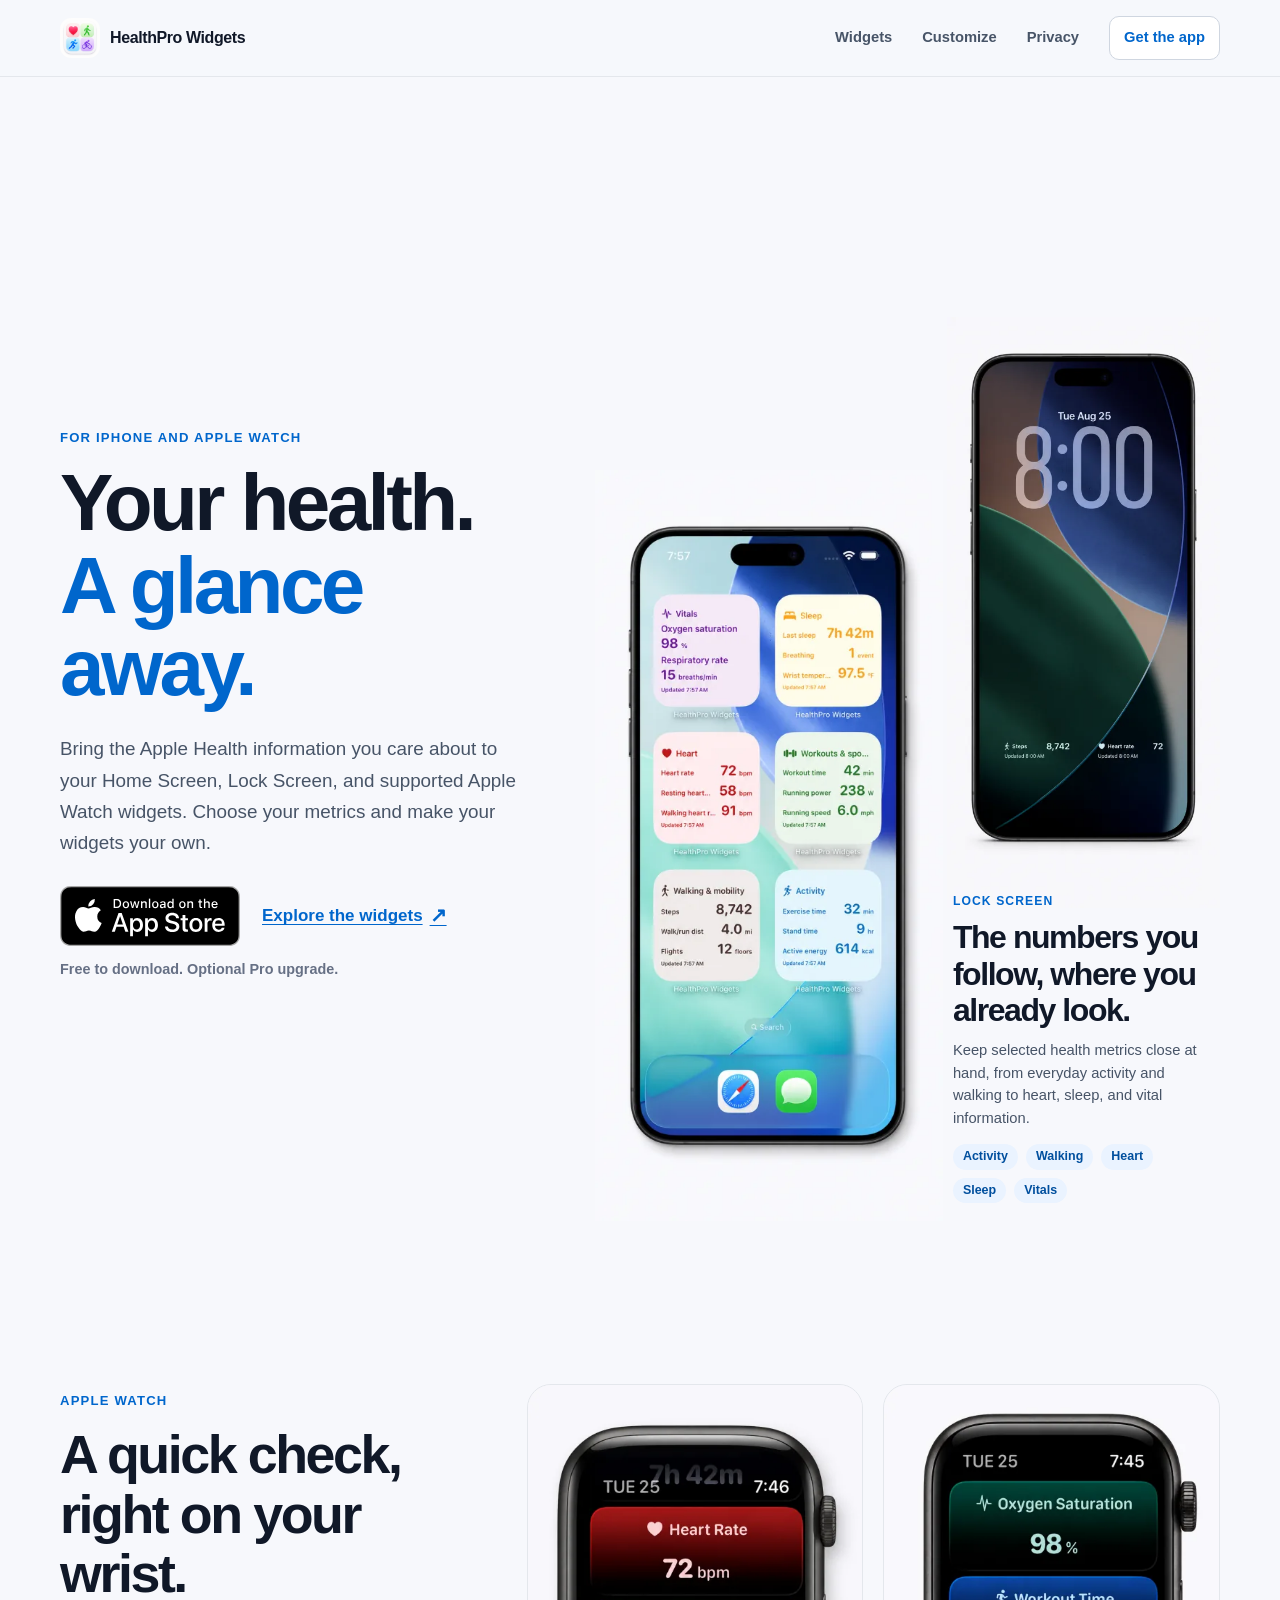
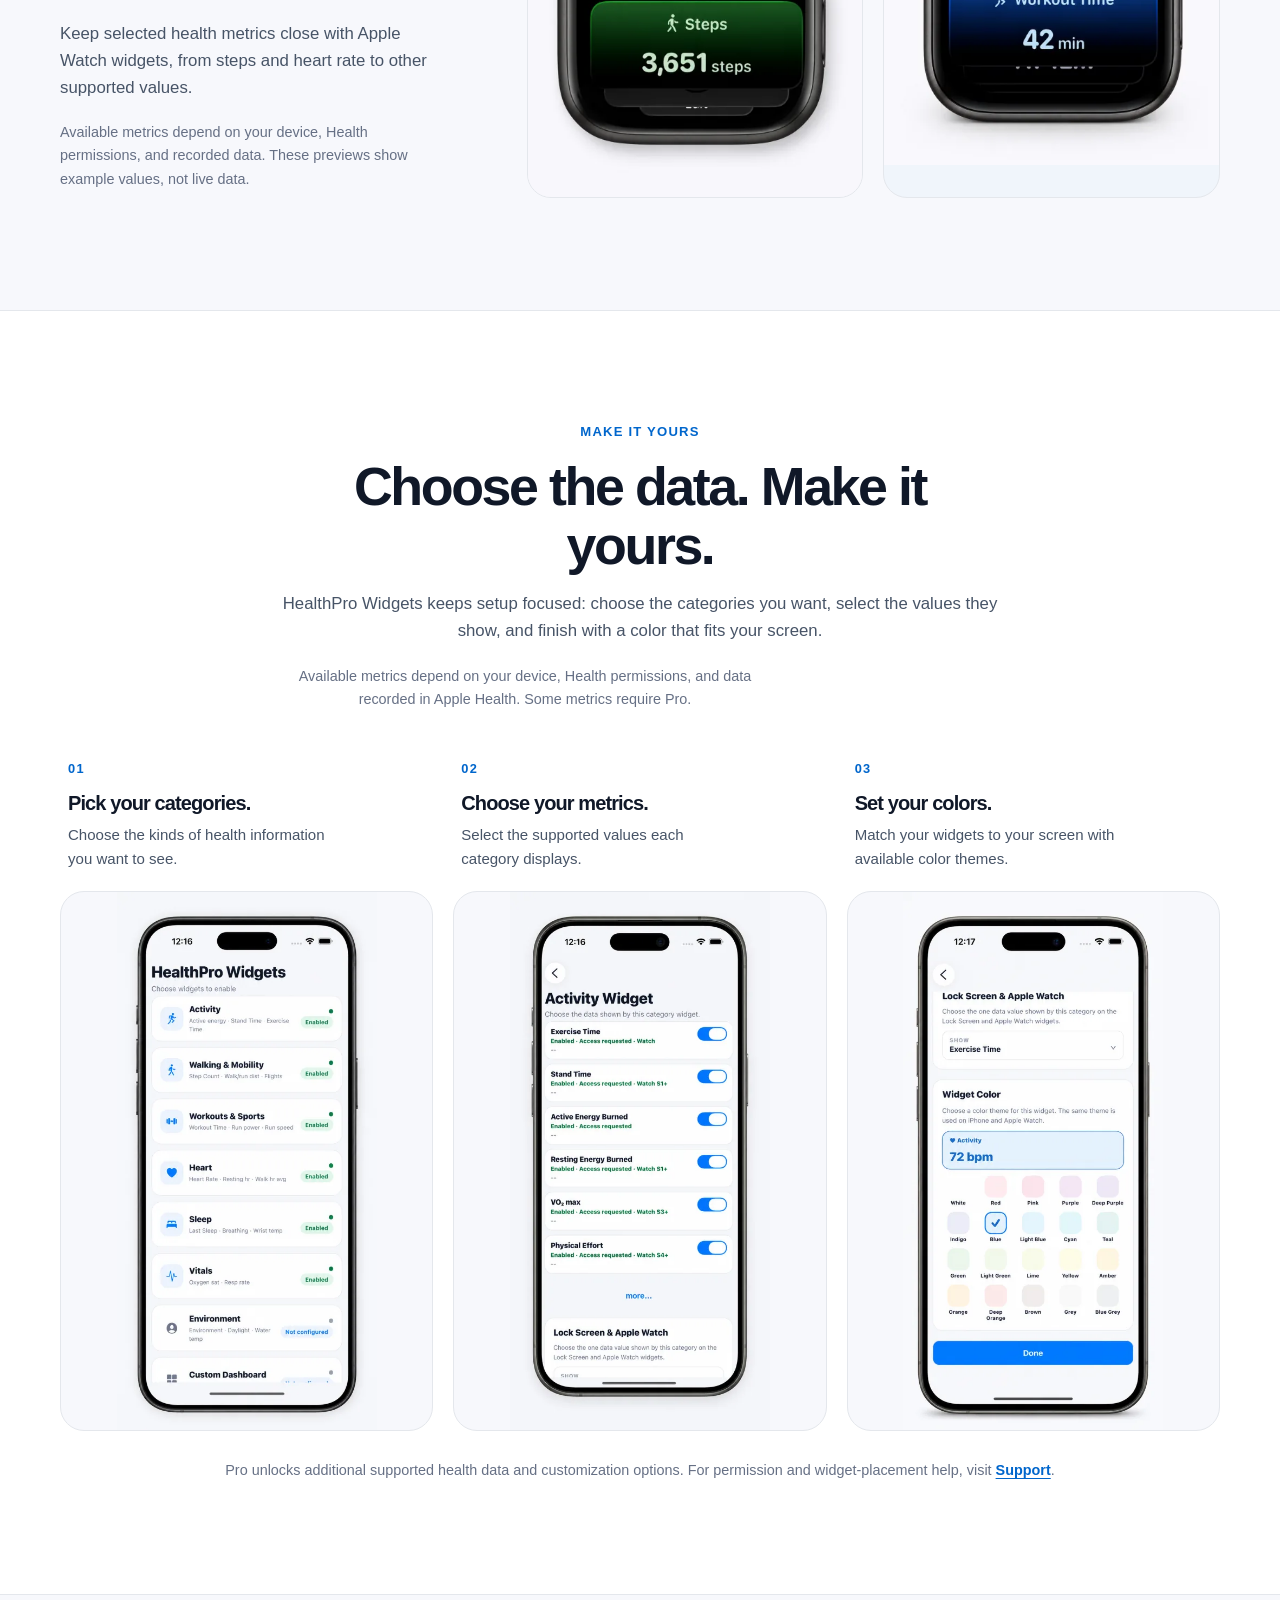
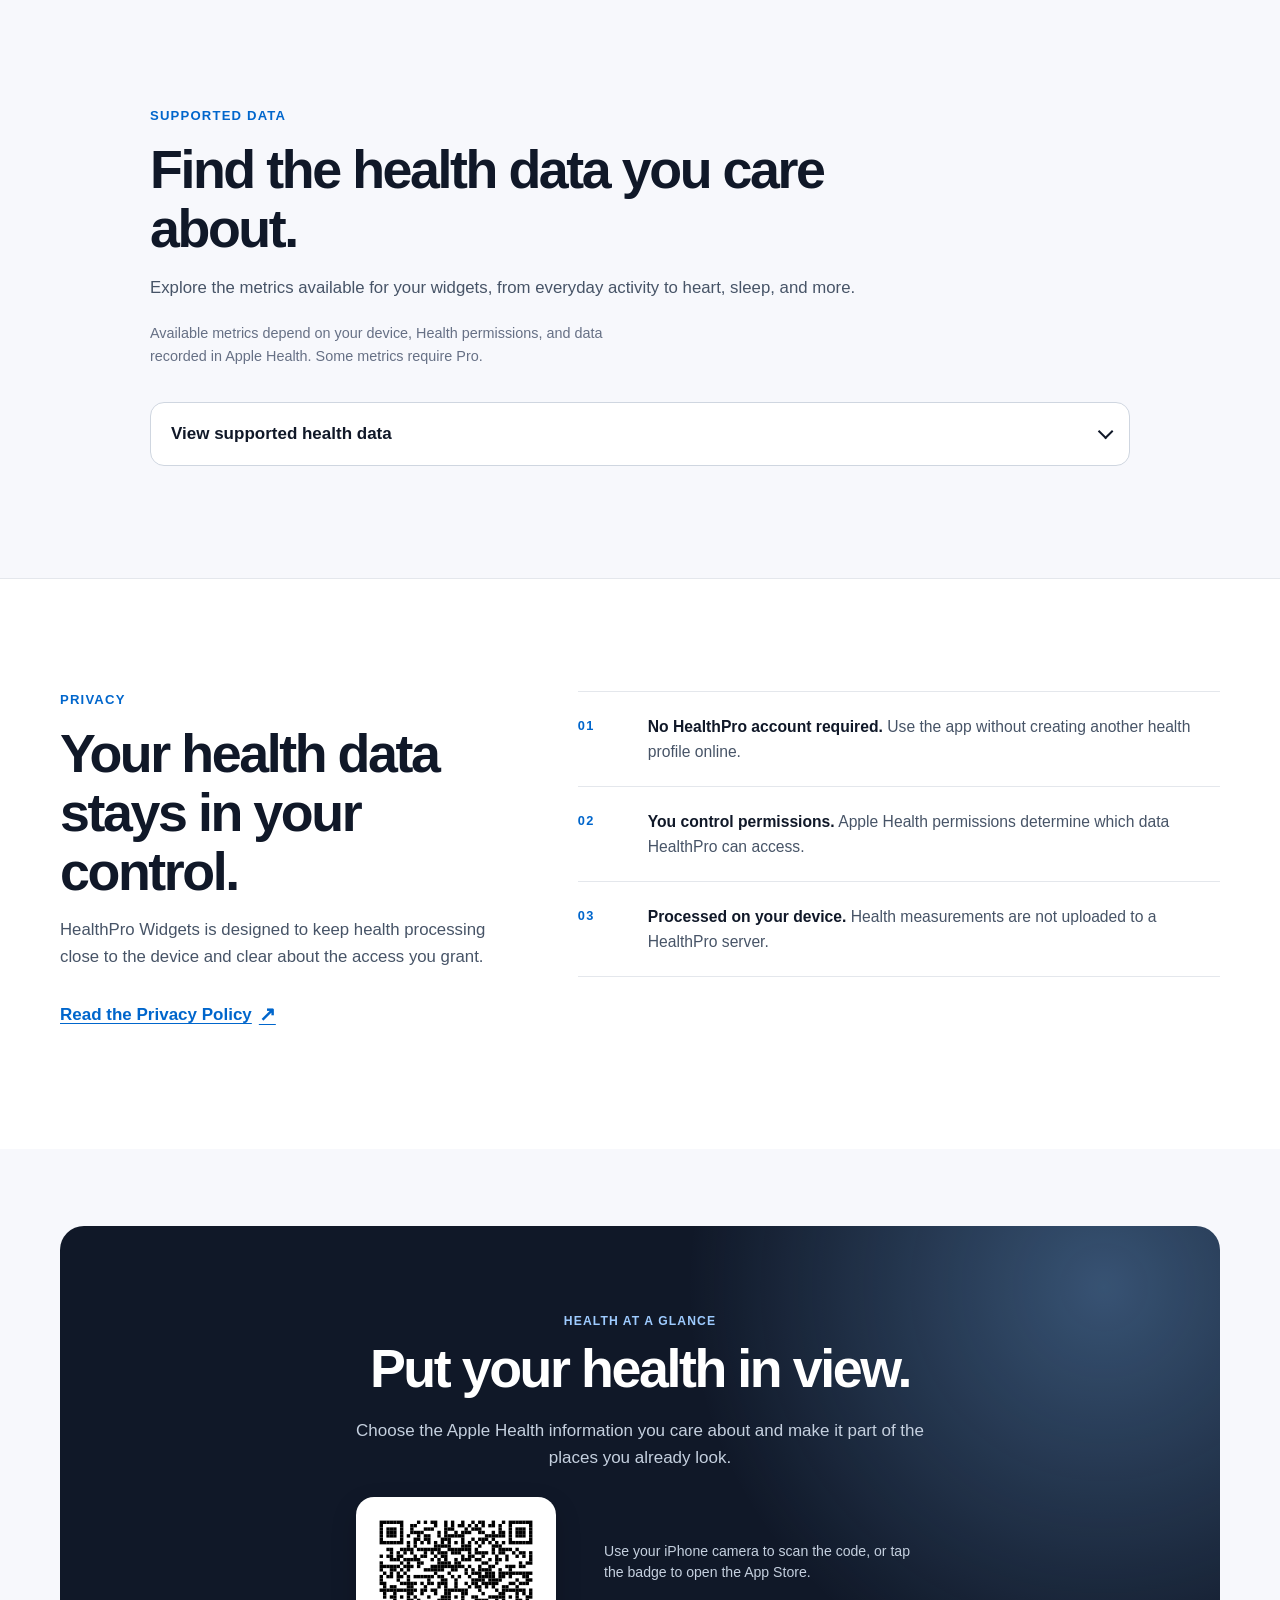
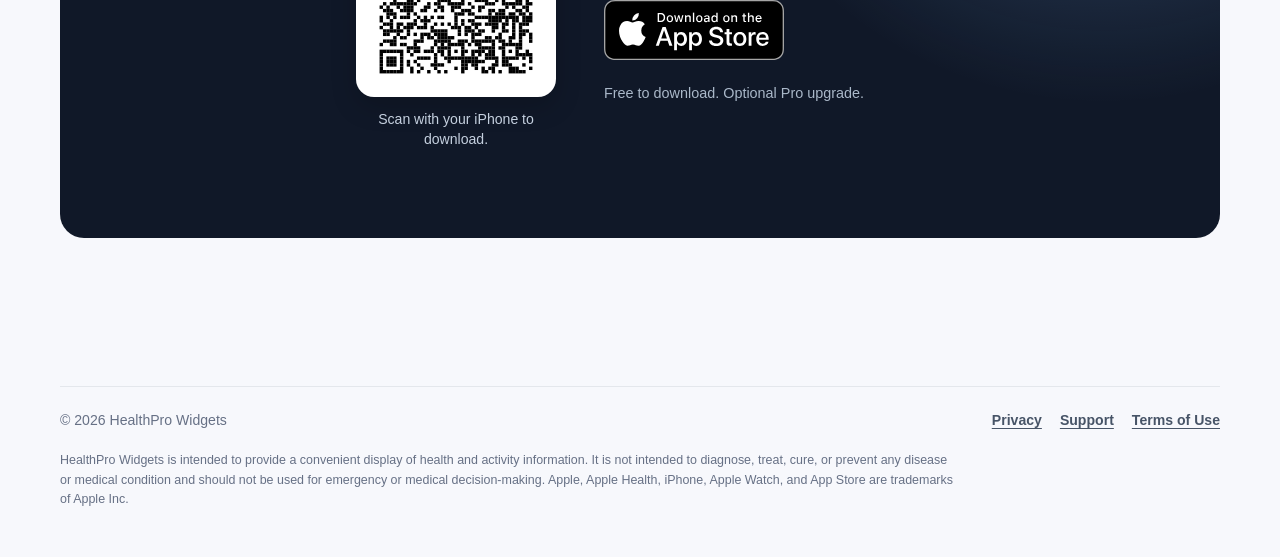
<file: index.html>
<!doctype html>
<html lang="en">
<head>
  <meta charset="utf-8">
  <meta name="viewport" content="width=device-width, initial-scale=1">
  <meta name="color-scheme" content="light">
  <meta name="theme-color" content="#f7f8fc">
  <meta name="description" content="Bring the Apple Health information you care about to customizable HealthPro Widgets on your iPhone and supported Apple Watch.">
  <link rel="canonical" href="https://alexw8888.github.io/healthpro_widgets_legal/">
  <meta property="og:title" content="HealthPro Widgets — Your health. A glance away.">
  <meta property="og:description" content="Choose the Apple Health metrics you care about and keep them visible in customizable widgets.">
  <meta property="og:type" content="website">
  <meta property="og:url" content="https://alexw8888.github.io/healthpro_widgets_legal/">
  <meta property="og:site_name" content="HealthPro Widgets">
  <meta name="twitter:card" content="summary">
  <link rel="icon" href="./assets/images/app-icon.png" type="image/png">
  <link rel="stylesheet" href="./assets/css/marketing.css">
  <title>HealthPro Widgets — Your health. A glance away.</title>
</head>
<body>
  <a class="skip-link" href="#main-content">Skip to content</a>

  <header class="site-header">
    <div class="container nav">
      <a class="brand" href="./" aria-label="HealthPro Widgets home">
        <img src="./assets/images/app-icon.png" width="40" height="40" alt="">
        <span>HealthPro Widgets</span>
      </a>
      <nav class="nav-links" aria-label="Primary navigation">
        <a class="nav-anchor" href="#widgets">Widgets</a>
        <a class="nav-anchor" href="#customize">Customize</a>
        <a class="nav-anchor" href="#privacy">Privacy</a>
        <a class="nav-cta" href="https://apps.apple.com/us/app/healthpro-widgets/id6799803107" target="_blank" rel="noopener noreferrer">Get the app</a>
      </nav>
    </div>
  </header>

  <main id="main-content">
    <section class="hero container" id="widgets" aria-labelledby="hero-title">
      <div class="hero-copy">
        <p class="eyebrow">For iPhone and Apple Watch</p>
        <h1 id="hero-title">Your health.<span>A glance away.</span></h1>
        <p class="hero-lede">Bring the Apple Health information you care about to your Home Screen, Lock Screen, and supported Apple Watch widgets. Choose your metrics and make your widgets your own.</p>
        <div class="hero-actions">
          <a class="app-store-link" href="https://apps.apple.com/us/app/healthpro-widgets/id6799803107" target="_blank" rel="noopener noreferrer" aria-label="Download HealthPro Widgets on the App Store">
            <img src="./assets/images/download-on-app-store.svg" width="120" height="40" alt="Download on the App Store">
          </a>
          <a class="inline-link" href="#screenshots">Explore the widgets <span aria-hidden="true">↗</span></a>
        </div>
        <p class="price-note">Free to download. Optional Pro upgrade.</p>
      </div>

      <div class="hero-visual">
        <figure class="hero-device hero-device-home">
          <img
            src="./assets/images/iphone-home-480.webp"
            srcset="./assets/images/iphone-home-480.webp 480w, ./assets/images/iphone-home-853.webp 853w"
            sizes="(min-width: 981px) 370px, (min-width: 641px) 44vw, 92vw"
            width="853"
            height="1844"
            alt="HealthPro Widgets on an iPhone Home Screen with Activity, Walking, Heart, Sleep, Vitals, and Workouts widgets"
            fetchpriority="high"
            decoding="async">
        </figure>

        <div class="lock-column">
          <figure class="hero-device hero-device-lock">
            <img
              src="./assets/images/iphone-lock-480.webp"
              srcset="./assets/images/iphone-lock-480.webp 480w, ./assets/images/iphone-lock-853.webp 853w"
              sizes="(min-width: 981px) 300px, (min-width: 641px) 35vw, 92vw"
              width="853"
              height="1844"
              alt="HealthPro Widgets on an iPhone Lock Screen with steps, heart rate, and sleep widgets"
              loading="eager"
              decoding="async">
          </figure>
          <div class="lock-caption">
            <p class="caption-label">Lock Screen</p>
            <h2>The numbers you follow, where you already look.</h2>
            <p>Keep selected health metrics close at hand, from everyday activity and walking to heart, sleep, and vital information.</p>
            <ul class="metric-list" aria-label="Example HealthPro widget categories">
              <li>Activity</li>
              <li>Walking</li>
              <li>Heart</li>
              <li>Sleep</li>
              <li>Vitals</li>
            </ul>
          </div>
        </div>
      </div>
    </section>

    <span id="features" class="anchor-alias" aria-hidden="true"></span>
    <section class="watch-section" id="screenshots" aria-labelledby="watch-title">
      <div class="container watch-layout">
        <div class="section-copy">
          <p class="eyebrow">Apple Watch</p>
          <h2 id="watch-title">A quick check, right on your wrist.</h2>
          <p>Keep selected health metrics close with Apple Watch widgets, from steps and heart rate to other supported values.</p>
          <p class="availability-note">Available metrics depend on your device, Health permissions, and recorded data. These previews show example values, not live data.</p>
        </div>
        <div class="watch-previews">
          <figure class="watch-preview">
            <img
              src="./assets/images/watch-heart-480.webp"
              srcset="./assets/images/watch-heart-480.webp 480w, ./assets/images/watch-heart-800.webp 800w"
              sizes="(min-width: 981px) 270px, (min-width: 521px) 42vw, 88vw"
              width="1131"
              height="1391"
              loading="lazy"
              decoding="async"
              alt="Apple Watch preview showing Heart Rate and Steps widgets">
          </figure>
          <figure class="watch-preview">
            <img
              src="./assets/images/watch-vitals-480.webp"
              srcset="./assets/images/watch-vitals-480.webp 480w, ./assets/images/watch-vitals-800.webp 800w"
              sizes="(min-width: 981px) 270px, (min-width: 521px) 42vw, 88vw"
              width="1179"
              height="1334"
              loading="lazy"
              decoding="async"
              alt="Apple Watch preview showing Oxygen Saturation and Workout Time widgets">
          </figure>
        </div>
      </div>
    </section>

    <section class="customize-section" id="customize" aria-labelledby="customize-title">
      <div class="container">
        <div class="section-heading">
          <p class="eyebrow">Make it yours</p>
          <h2 id="customize-title">Choose the data. Make it yours.</h2>
          <p>HealthPro Widgets keeps setup focused: choose the categories you want, select the values they show, and finish with a color that fits your screen.</p>
          <p class="availability-note">Available metrics depend on your device, Health permissions, and data recorded in Apple Health. Some metrics require Pro.</p>
        </div>

        <ol class="steps">
          <li class="step">
            <div class="step-copy">
              <span class="step-number">01</span>
              <h3>Pick your categories.</h3>
              <p>Choose the kinds of health information you want to see.</p>
            </div>
            <figure class="step-visual">
              <img
                src="./assets/images/iphone-selection-480.webp"
                srcset="./assets/images/iphone-selection-480.webp 480w, ./assets/images/iphone-selection-853.webp 853w"
                sizes="(min-width: 981px) 260px, (min-width: 641px) 30vw, 82vw"
                width="853"
                height="1844"
                loading="lazy"
                decoding="async"
                alt="HealthPro Widgets category selection screen with Activity, Walking &amp; Mobility, Workouts &amp; Sports, Heart, Sleep, Vitals, and Environment">
            </figure>
          </li>
          <li class="step">
            <div class="step-copy">
              <span class="step-number">02</span>
              <h3>Choose your metrics.</h3>
              <p>Select the supported values each category displays.</p>
            </div>
            <figure class="step-visual">
              <img
                src="./assets/images/iphone-activity-480.webp"
                srcset="./assets/images/iphone-activity-480.webp 480w, ./assets/images/iphone-activity-873.webp 873w"
                sizes="(min-width: 981px) 260px, (min-width: 641px) 30vw, 82vw"
                width="873"
                height="1802"
                loading="lazy"
                decoding="async"
                alt="HealthPro Activity Widget settings screen with selectable exercise, stand, energy, VO₂ max, and physical effort values">
            </figure>
          </li>
          <li class="step">
            <div class="step-copy">
              <span class="step-number">03</span>
              <h3>Set your colors.</h3>
              <p>Match your widgets to your screen with available color themes.</p>
            </div>
            <figure class="step-visual">
              <img
                src="./assets/images/iphone-colors-480.webp"
                srcset="./assets/images/iphone-colors-480.webp 480w, ./assets/images/iphone-colors-853.webp 853w"
                sizes="(min-width: 981px) 260px, (min-width: 641px) 30vw, 82vw"
                width="853"
                height="1844"
                loading="lazy"
                decoding="async"
                alt="HealthPro Widget color settings screen showing a Lock Screen and Apple Watch preview with available color themes">
            </figure>
          </li>
        </ol>
        <p class="section-note">Pro unlocks additional supported health data and customization options. For permission and widget-placement help, visit <a href="./support.html">Support</a>.</p>
      </div>
    </section>

    <section class="data-section" id="supported-data" aria-labelledby="data-title">
      <div class="container data-layout">
        <div class="section-heading section-heading-left">
          <p class="eyebrow">Supported data</p>
          <h2 id="data-title">Find the health data you care about.</h2>
          <p>Explore the metrics available for your widgets, from everyday activity to heart, sleep, and more.</p>
          <p class="availability-note">Available metrics depend on your device, Health permissions, and data recorded in Apple Health. Some metrics require Pro.</p>
        </div>

        <details class="data-disclosure">
          <summary>
            <span>View supported health data</span>
            <span class="chevron" aria-hidden="true"></span>
          </summary>
          <div class="table-shell">
            <p class="table-note">The table describes values HealthPro can display from Apple Health. A Watch note describes one supported recording source, not a requirement for every source. On smaller screens, scroll within the table to see all columns.</p>
            <div class="table-wrap">
              <table>
                <caption>Supported metrics and access</caption>
                <thead>
                  <tr>
                    <th scope="col">Category</th>
                    <th scope="col">Health data</th>
                    <th scope="col">Access</th>
                    <th scope="col">Requirements</th>
                  </tr>
                </thead>
                <tbody>
                  <tr><td>Activity</td><th scope="row">Exercise Time</th><td><span class="access access-free">Free</span></td><td>Recorded in Apple Health</td></tr>
                  <tr><td>Activity</td><th scope="row">Stand Time</th><td><span class="access access-free">Free</span></td><td>Recorded in Apple Health; Apple Watch S1+ source</td></tr>
                  <tr><td>Activity</td><th scope="row">Active Energy Burned</th><td><span class="access access-pro">Pro</span></td><td>Recorded in Apple Health</td></tr>
                  <tr><td>Activity</td><th scope="row">Resting Energy Burned</th><td><span class="access access-pro">Pro</span></td><td>Recorded in Apple Health; Apple Watch S1+ source</td></tr>
                  <tr><td>Activity</td><th scope="row">VO₂ max</th><td><span class="access access-pro">Pro</span></td><td>Recorded in Apple Health; Apple Watch S3+ source</td></tr>
                  <tr><td>Activity</td><th scope="row">Physical Effort</th><td><span class="access access-pro">Pro</span></td><td>Recorded in Apple Health; Apple Watch S4+ source</td></tr>
                  <tr><td>Activity</td><th scope="row">Estimated Workout Effort Score</th><td><span class="access access-pro">Pro</span></td><td>Recorded in Apple Health; Apple Watch S6+ source</td></tr>
                  <tr><td>Activity</td><th scope="row">Push Count</th><td><span class="access access-pro">Pro</span></td><td>Recorded in Apple Health; Apple Watch source</td></tr>
                  <tr><td>Activity</td><th scope="row">Stand Hour</th><td><span class="access access-pro">Pro</span></td><td>Recorded in Apple Health; Apple Watch source</td></tr>

                  <tr><td>Walking &amp; Mobility</td><th scope="row">Steps</th><td><span class="access access-free">Free</span></td><td>Recorded in Apple Health</td></tr>
                  <tr><td>Walking &amp; Mobility</td><th scope="row">Walking + Running Distance</th><td><span class="access access-free">Free</span></td><td>Recorded in Apple Health</td></tr>
                  <tr><td>Walking &amp; Mobility</td><th scope="row">Flights Climbed</th><td><span class="access access-free">Free</span></td><td>Recorded in Apple Health</td></tr>
                  <tr><td>Walking &amp; Mobility</td><th scope="row">Walking Speed</th><td><span class="access access-pro">Pro</span></td><td>Recorded in Apple Health</td></tr>
                  <tr><td>Walking &amp; Mobility</td><th scope="row">Walking Steadiness</th><td><span class="access access-pro">Pro</span></td><td>Recorded in Apple Health</td></tr>
                  <tr><td>Walking &amp; Mobility</td><th scope="row">Walking Asymmetry</th><td><span class="access access-pro">Pro</span></td><td>Recorded in Apple Health</td></tr>
                  <tr><td>Walking &amp; Mobility</td><th scope="row">Walking Double Support</th><td><span class="access access-pro">Pro</span></td><td>Recorded in Apple Health</td></tr>
                  <tr><td>Walking &amp; Mobility</td><th scope="row">Walking Step Length</th><td><span class="access access-pro">Pro</span></td><td>Recorded in Apple Health</td></tr>
                  <tr><td>Walking &amp; Mobility</td><th scope="row">Stair Ascent Speed</th><td><span class="access access-pro">Pro</span></td><td>Recorded in Apple Health; Apple Watch S5+ source</td></tr>
                  <tr><td>Walking &amp; Mobility</td><th scope="row">Stair Descent Speed</th><td><span class="access access-pro">Pro</span></td><td>Recorded in Apple Health; Apple Watch S5+ source</td></tr>
                  <tr><td>Walking &amp; Mobility</td><th scope="row">Wheelchair Distance</th><td><span class="access access-pro">Pro</span></td><td>Recorded in Apple Health; Apple Watch source</td></tr>
                  <tr><td>Walking &amp; Mobility</td><th scope="row">Number of Times Fallen</th><td><span class="access access-pro">Pro</span></td><td>Recorded in Apple Health; Apple Watch S4+ source</td></tr>
                  <tr><td>Walking &amp; Mobility</td><th scope="row">Running Ground Contact Time</th><td><span class="access access-pro">Pro</span></td><td>Recorded in Apple Health; Apple Watch S6+ source</td></tr>
                  <tr><td>Walking &amp; Mobility</td><th scope="row">Running Stride Length</th><td><span class="access access-pro">Pro</span></td><td>Recorded in Apple Health; Apple Watch S6+ source</td></tr>
                  <tr><td>Walking &amp; Mobility</td><th scope="row">Running Vertical Oscillation</th><td><span class="access access-pro">Pro</span></td><td>Recorded in Apple Health; Apple Watch S6+ source</td></tr>
                  <tr><td>Walking &amp; Mobility</td><th scope="row">Six-Minute Walk Test Distance</th><td><span class="access access-pro">Pro</span></td><td>Recorded in Apple Health; Apple Watch S3+ source</td></tr>

                  <tr><td>Workouts &amp; Sports</td><th scope="row">Workout Time</th><td><span class="access access-free">Free</span></td><td>Recorded in Apple Health</td></tr>
                  <tr><td>Workouts &amp; Sports</td><th scope="row">Running Power</th><td><span class="access access-pro">Pro</span></td><td>Recorded in Apple Health; Apple Watch S6+ source</td></tr>
                  <tr><td>Workouts &amp; Sports</td><th scope="row">Running Speed</th><td><span class="access access-pro">Pro</span></td><td>Recorded in Apple Health; Apple Watch S4+ source</td></tr>
                  <tr><td>Workouts &amp; Sports</td><th scope="row">Cycling Speed</th><td><span class="access access-pro">Pro</span></td><td>Recorded in Apple Health; compatible speed sensor</td></tr>
                  <tr><td>Workouts &amp; Sports</td><th scope="row">Cycling Distance</th><td><span class="access access-pro">Pro</span></td><td>Recorded in Apple Health; Apple Watch source</td></tr>
                  <tr><td>Workouts &amp; Sports</td><th scope="row">Swimming Distance</th><td><span class="access access-pro">Pro</span></td><td>Recorded in Apple Health; Apple Watch S2+ source</td></tr>
                  <tr><td>Workouts &amp; Sports</td><th scope="row">Swimming Stroke Count</th><td><span class="access access-pro">Pro</span></td><td>Recorded in Apple Health; Apple Watch S2+ source</td></tr>
                  <tr><td>Workouts &amp; Sports</td><th scope="row">Cross-Country Skiing Distance</th><td><span class="access access-pro">Pro</span></td><td>Recorded in Apple Health; Apple Watch S6+ source</td></tr>
                  <tr><td>Workouts &amp; Sports</td><th scope="row">Downhill Snow Sports Distance</th><td><span class="access access-pro">Pro</span></td><td>Recorded in Apple Health; Apple Watch S3+ source</td></tr>
                  <tr><td>Workouts &amp; Sports</td><th scope="row">Paddle Sports Distance</th><td><span class="access access-pro">Pro</span></td><td>Recorded in Apple Health; Apple Watch S6+ source</td></tr>
                  <tr><td>Workouts &amp; Sports</td><th scope="row">Rowing Distance</th><td><span class="access access-pro">Pro</span></td><td>Recorded in Apple Health; Apple Watch S6+ source</td></tr>
                  <tr><td>Workouts &amp; Sports</td><th scope="row">Skating Sports Distance</th><td><span class="access access-pro">Pro</span></td><td>Recorded in Apple Health; Apple Watch S6+ source</td></tr>
                  <tr><td>Workouts &amp; Sports</td><th scope="row">Cross-Country Skiing Speed</th><td><span class="access access-pro">Pro</span></td><td>Recorded in Apple Health; Apple Watch S6+ source</td></tr>
                  <tr><td>Workouts &amp; Sports</td><th scope="row">Paddle Sports Speed</th><td><span class="access access-pro">Pro</span></td><td>Recorded in Apple Health; Apple Watch S6+ source</td></tr>
                  <tr><td>Workouts &amp; Sports</td><th scope="row">Rowing Speed</th><td><span class="access access-pro">Pro</span></td><td>Recorded in Apple Health; Apple Watch S6+ source</td></tr>
                  <tr><td>Workouts &amp; Sports</td><th scope="row">Underwater Depth</th><td><span class="access access-pro">Pro</span></td><td>Recorded in Apple Health; Apple Watch S10+ or Ultra source</td></tr>
                  <tr><td>Workouts &amp; Sports</td><th scope="row">Workout Route</th><td><span class="access access-pro">Pro</span></td><td>Recorded in Apple Health</td></tr>

                  <tr><td>Heart</td><th scope="row">Heart Rate</th><td><span class="access access-free">Free</span></td><td>Recorded in Apple Health; Apple Watch S1+ source</td></tr>
                  <tr><td>Heart</td><th scope="row">Resting Heart Rate</th><td><span class="access access-pro">Pro</span></td><td>Recorded in Apple Health; Apple Watch S1+ source</td></tr>
                  <tr><td>Heart</td><th scope="row">Walking Heart Rate Average</th><td><span class="access access-pro">Pro</span></td><td>Recorded in Apple Health; Apple Watch S1+ source</td></tr>
                  <tr><td>Heart</td><th scope="row">Heart Rate Recovery (1 minute)</th><td><span class="access access-pro">Pro</span></td><td>Recorded in Apple Health; Apple Watch S4+ source</td></tr>
                  <tr><td>Heart</td><th scope="row">Heart Rate Variability (SDNN)</th><td><span class="access access-pro">Pro</span></td><td>Recorded in Apple Health; Apple Watch S1+ source</td></tr>
                  <tr><td>Heart</td><th scope="row">Atrial Fibrillation Burden</th><td><span class="access access-pro">Pro</span></td><td>Recorded in Apple Health; Apple Watch S4+ source</td></tr>
                  <tr><td>Heart</td><th scope="row">ECG Results</th><td><span class="access access-pro">Pro</span></td><td>Recorded in Apple Health; Apple Watch S4+ source</td></tr>
                  <tr><td>Heart</td><th scope="row">ECG Heart Rate</th><td><span class="access access-pro">Pro</span></td><td>Recorded in Apple Health; Apple Watch S4+ source</td></tr>

                  <tr><td>Sleep</td><th scope="row">Last Sleep</th><td><span class="access access-pro">Pro</span></td><td>Recorded in Apple Health</td></tr>
                  <tr><td>Sleep</td><th scope="row">Sleeping Breathing Disturbances</th><td><span class="access access-pro">Pro</span></td><td>Recorded in Apple Health; Apple Watch S9+ source</td></tr>
                  <tr><td>Sleep</td><th scope="row">Sleeping Wrist Temperature</th><td><span class="access access-pro">Pro</span></td><td>Recorded in Apple Health; Apple Watch S8+ source</td></tr>

                  <tr><td>Vitals</td><th scope="row">Oxygen Saturation</th><td><span class="access access-pro">Pro</span></td><td>Recorded in Apple Health; Apple Watch S6+ source</td></tr>
                  <tr><td>Vitals</td><th scope="row">Respiratory Rate</th><td><span class="access access-pro">Pro</span></td><td>Recorded in Apple Health; Apple Watch S3+ source</td></tr>

                  <tr><td>Environment</td><th scope="row">Environmental Audio Exposure</th><td><span class="access access-pro">Pro</span></td><td>Recorded in Apple Health; Apple Watch S4+ source</td></tr>
                  <tr><td>Environment</td><th scope="row">Headphone Audio Exposure</th><td><span class="access access-pro">Pro</span></td><td>Recorded in Apple Health</td></tr>
                  <tr><td>Environment</td><th scope="row">Environmental Sound Reduction</th><td><span class="access access-pro">Pro</span></td><td>Recorded in Apple Health</td></tr>
                  <tr><td>Environment</td><th scope="row">Time in Daylight</th><td><span class="access access-pro">Pro</span></td><td>Recorded in Apple Health; Apple Watch S6+ source</td></tr>
                  <tr><td>Environment</td><th scope="row">Water Temperature</th><td><span class="access access-pro">Pro</span></td><td>Recorded in Apple Health; Apple Watch S10+ or Ultra source</td></tr>
                </tbody>
              </table>
            </div>
          </div>
        </details>
      </div>
    </section>

    <section class="privacy-section" id="privacy" aria-labelledby="privacy-title">
      <div class="container privacy-layout">
        <div class="section-heading section-heading-left">
          <p class="eyebrow">Privacy</p>
          <h2 id="privacy-title">Your health data stays in your control.</h2>
          <p>HealthPro Widgets is designed to keep health processing close to the device and clear about the access you grant.</p>
          <a class="inline-link" href="./privacy.html">Read the Privacy Policy <span aria-hidden="true">↗</span></a>
        </div>
        <div class="privacy-points">
          <article class="privacy-point">
            <span class="point-number">01</span>
            <p><strong>No HealthPro account required.</strong> Use the app without creating another health profile online.</p>
          </article>
          <article class="privacy-point">
            <span class="point-number">02</span>
            <p><strong>You control permissions.</strong> Apple Health permissions determine which data HealthPro can access.</p>
          </article>
          <article class="privacy-point">
            <span class="point-number">03</span>
            <p><strong>Processed on your device.</strong> Health measurements are not uploaded to a HealthPro server.</p>
          </article>
        </div>
      </div>
    </section>

    <section class="final-cta" aria-labelledby="final-title">
      <div class="container">
        <div class="cta-panel">
          <p class="caption-label">Health at a glance</p>
          <h2 id="final-title">Put your health in view.</h2>
          <p>Choose the Apple Health information you care about and make it part of the places you already look.</p>
          <div class="cta-download">
            <div class="cta-qr">
              <a class="qr-code-link" href="https://apps.apple.com/us/app/healthpro-widgets/id6799803107" target="_blank" rel="noopener noreferrer" aria-label="Open HealthPro Widgets on the App Store">
                <img src="./assets/images/app-store-qr.svg" width="220" height="220" alt="QR code to download HealthPro Widgets from the App Store">
              </a>
              <p>Scan with your iPhone to download.</p>
            </div>
            <div class="cta-download-copy">
              <p class="cta-download-label">Use your iPhone camera to scan the code, or tap the badge to open the App Store.</p>
              <a class="app-store-link" href="https://apps.apple.com/us/app/healthpro-widgets/id6799803107" target="_blank" rel="noopener noreferrer" aria-label="Download HealthPro Widgets on the App Store">
                <img src="./assets/images/download-on-app-store.svg" width="120" height="40" alt="Download on the App Store">
              </a>
              <p class="cta-note">Free to download. Optional Pro upgrade.</p>
            </div>
          </div>
        </div>
      </div>
    </section>
  </main>

  <footer class="site-footer">
    <div class="container footer-inner">
      <div class="footer-top">
        <p>© 2026 HealthPro Widgets</p>
        <nav aria-label="Footer navigation">
          <a href="./privacy.html">Privacy</a>
          <a href="./support.html">Support</a>
          <a href="https://www.apple.com/legal/internet-services/itunes/dev/stdeula/" target="_blank" rel="noopener noreferrer">Terms of Use</a>
        </nav>
      </div>
      <p class="disclaimer">HealthPro Widgets is intended to provide a convenient display of health and activity information. It is not intended to diagnose, treat, cure, or prevent any disease or medical condition and should not be used for emergency or medical decision-making. Apple, Apple Health, iPhone, Apple Watch, and App Store are trademarks of Apple Inc.</p>
    </div>
  </footer>
</body>
</html>
</file>
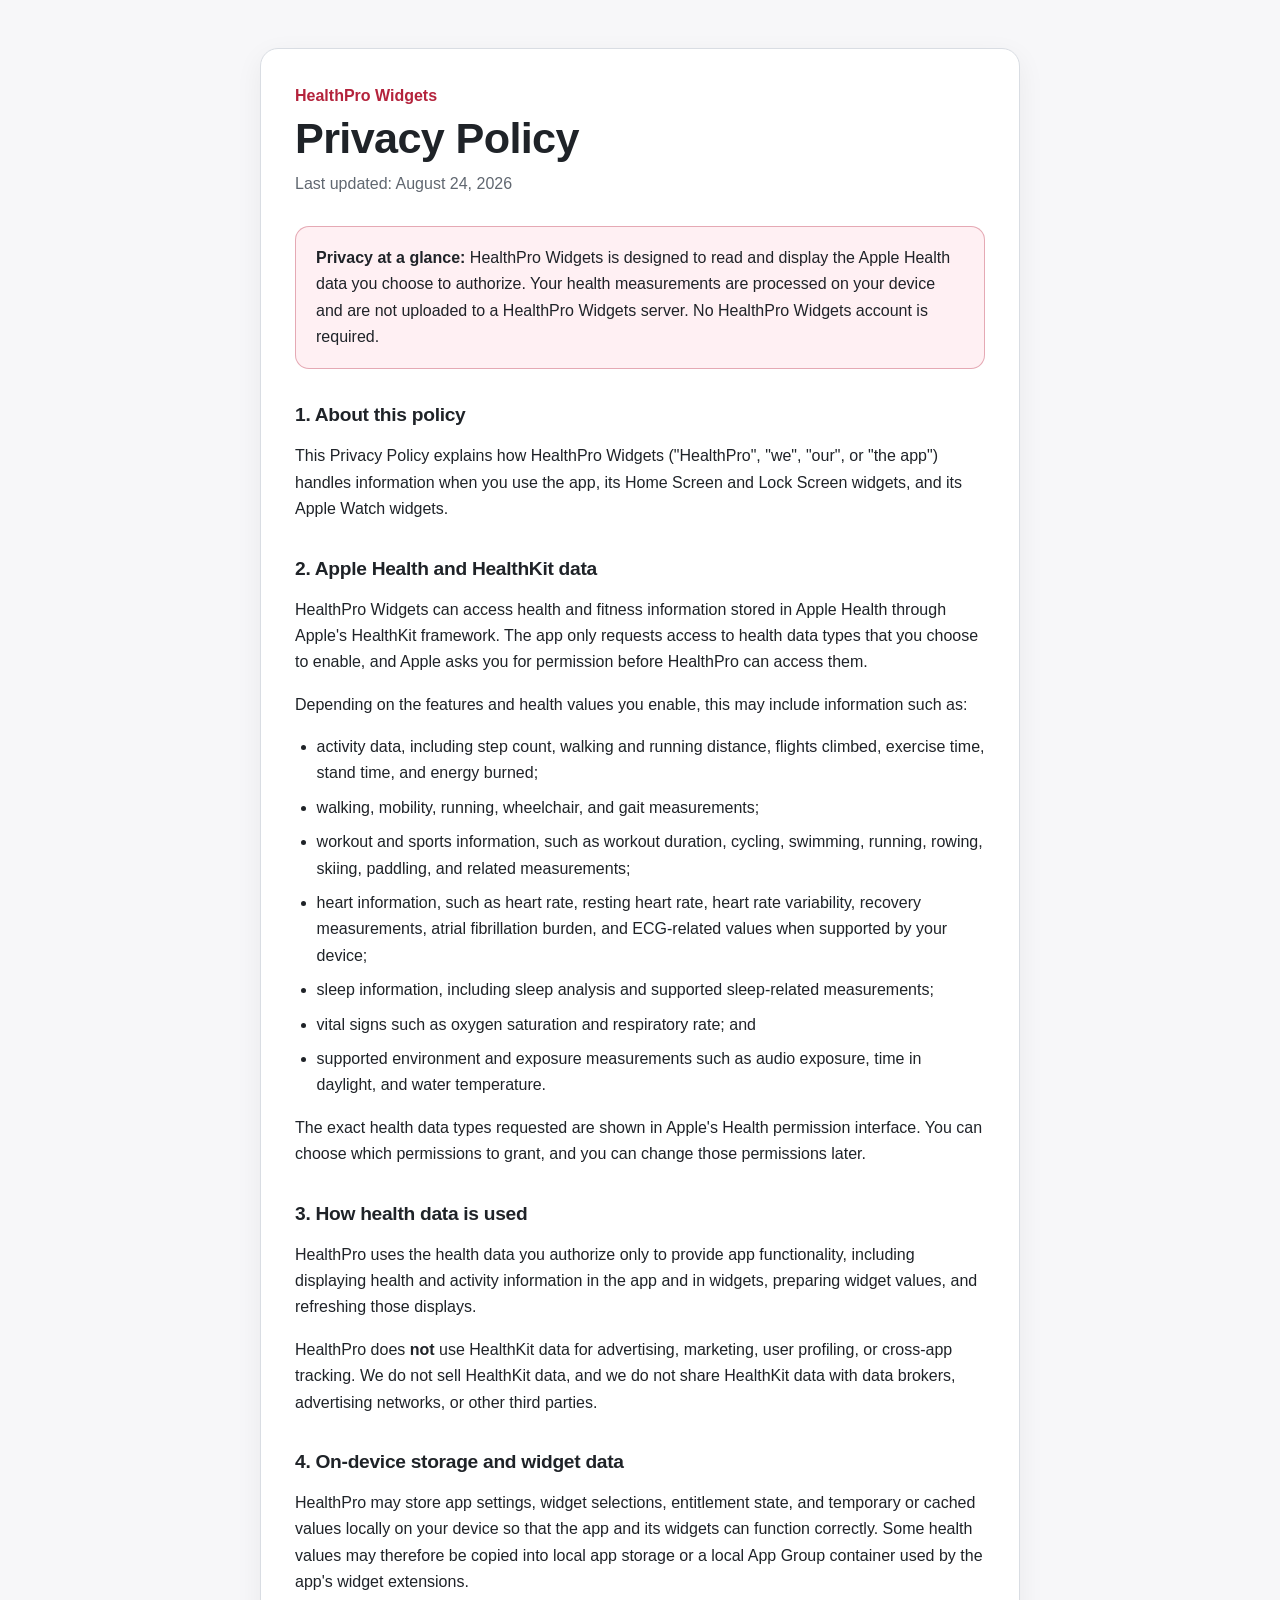
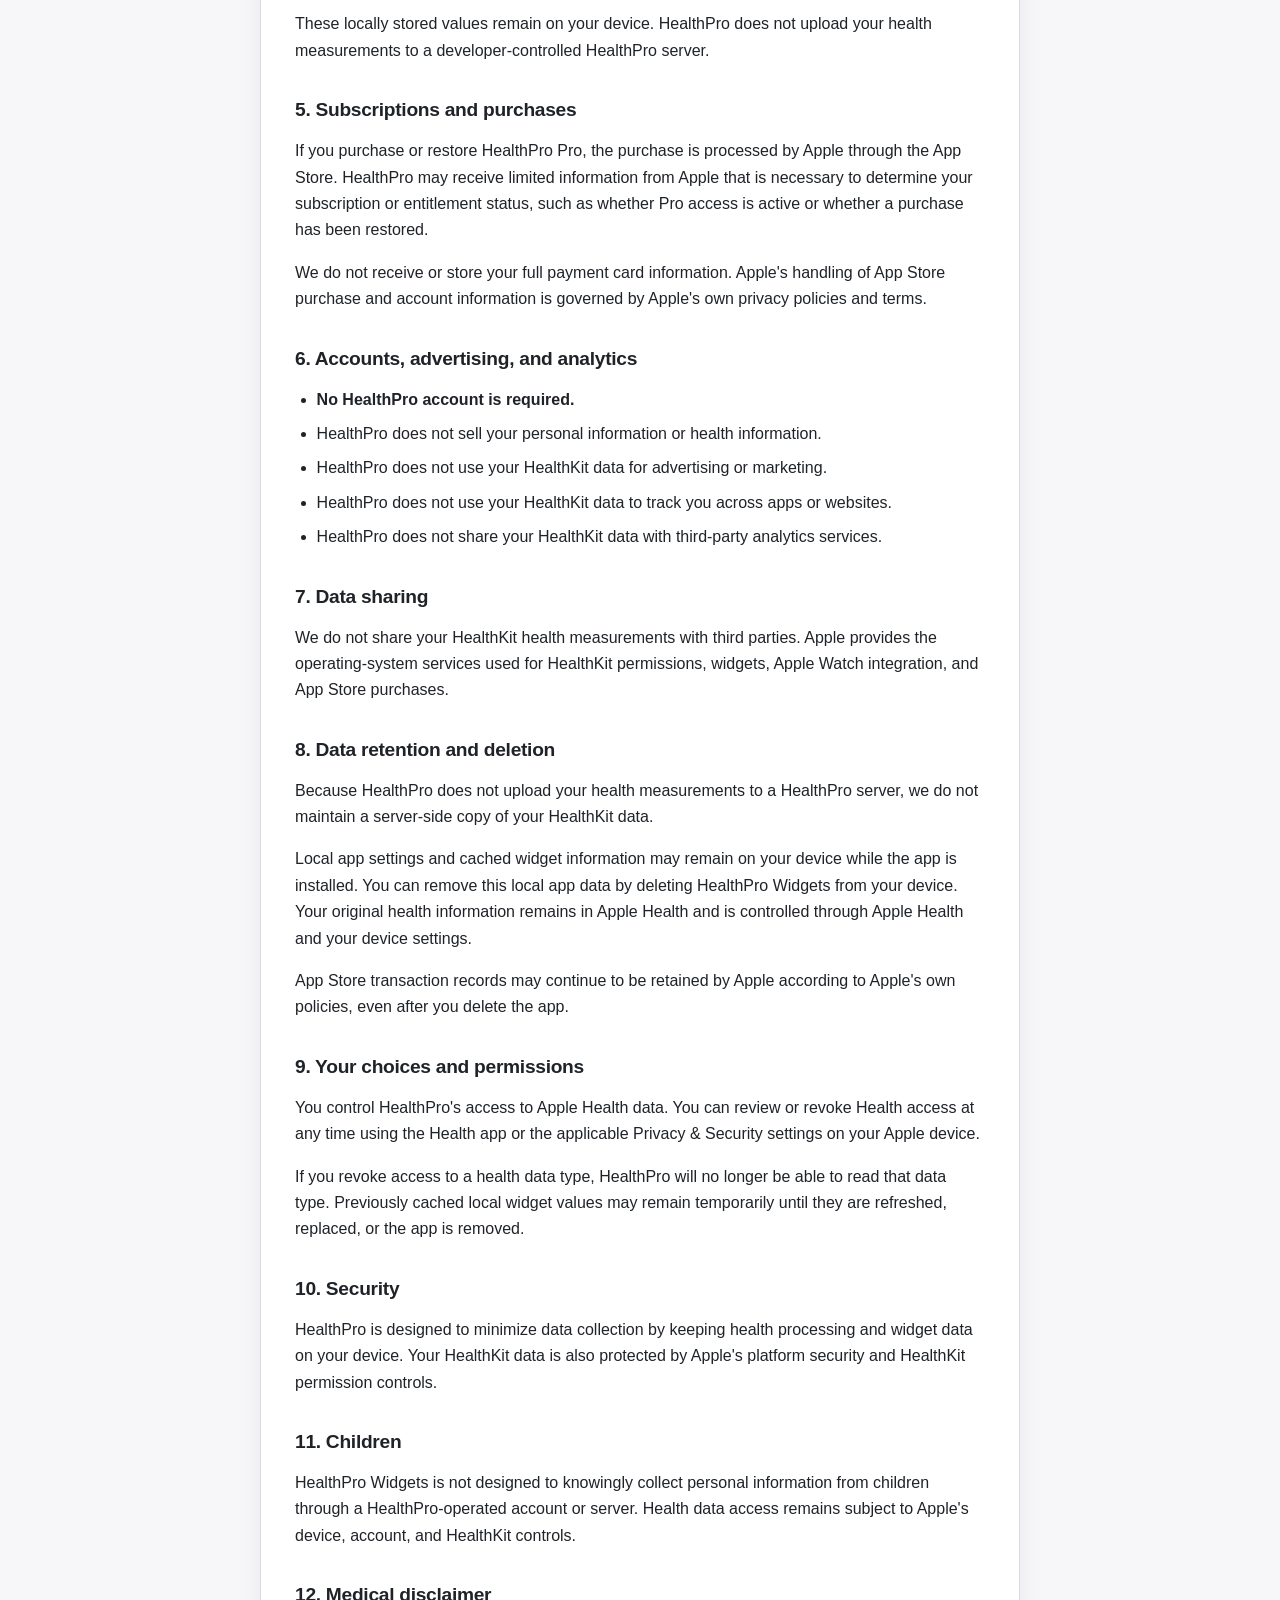
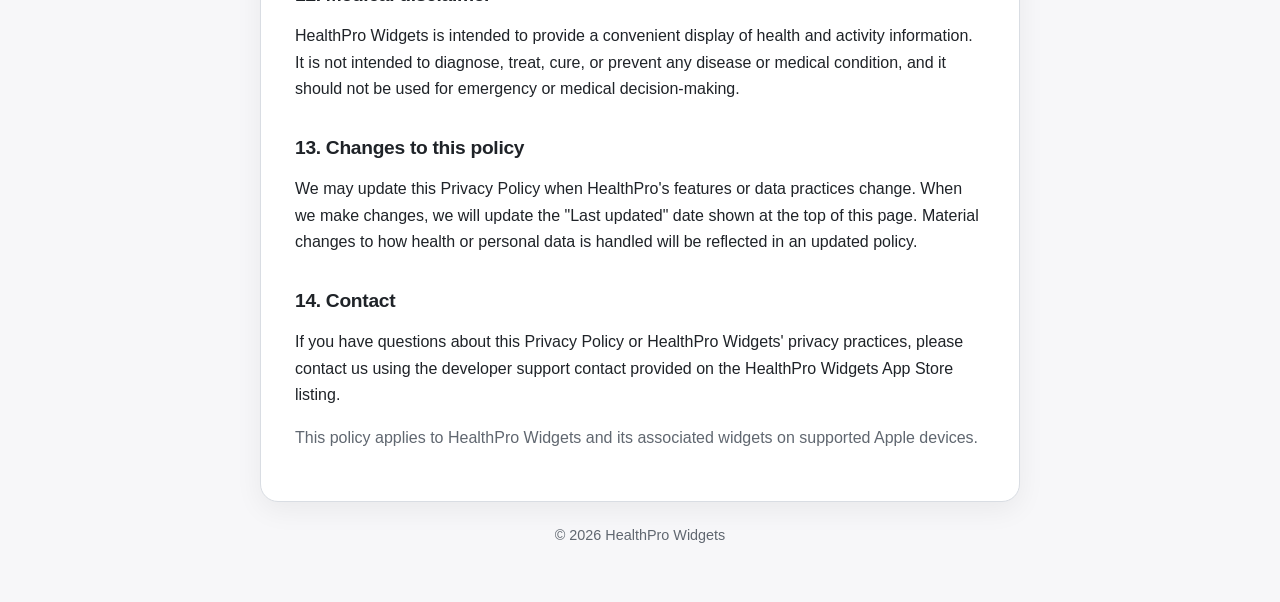
<file: privacy.html>
<!doctype html>
<html lang="en">
<head>
  <meta charset="utf-8">
  <meta name="viewport" content="width=device-width, initial-scale=1">
  <meta name="color-scheme" content="light dark">
  <title>Privacy Policy - HealthPro Widgets</title>
  <meta name="description" content="Privacy Policy for HealthPro Widgets.">
  <style>
    :root {
      color-scheme: light dark;
      --bg: #f7f7f9;
      --card: #ffffff;
      --text: #1f2328;
      --muted: #606770;
      --border: #d9dde3;
      --accent: #b4233c;
      --accent-soft: #fff0f3;
      --max-width: 760px;
    }

    @media (prefers-color-scheme: dark) {
      :root {
        --bg: #111316;
        --card: #191c20;
        --text: #f2f4f7;
        --muted: #b4bbc4;
        --border: #343940;
        --accent: #ff7d91;
        --accent-soft: #321a20;
      }
    }

    * { box-sizing: border-box; }

    body {
      margin: 0;
      background: var(--bg);
      color: var(--text);
      font-family: -apple-system, BlinkMacSystemFont, "Segoe UI", Roboto, Helvetica, Arial, sans-serif;
      line-height: 1.65;
      -webkit-font-smoothing: antialiased;
    }

    main {
      width: min(var(--max-width), calc(100% - 32px));
      margin: 48px auto;
    }

    article {
      background: var(--card);
      border: 1px solid var(--border);
      border-radius: 18px;
      padding: 34px;
      box-shadow: 0 8px 28px rgba(0, 0, 0, 0.06);
    }

    h1, h2 {
      line-height: 1.25;
      letter-spacing: -0.015em;
    }

    h1 {
      margin: 0 0 6px;
      font-size: clamp(2rem, 6vw, 2.7rem);
    }

    h2 {
      margin: 34px 0 10px;
      font-size: 1.2rem;
    }

    p, li { font-size: 1rem; }

    .app-name {
      color: var(--accent);
      font-weight: 700;
      margin: 0 0 2px;
    }

    .updated {
      color: var(--muted);
      margin: 0 0 28px;
    }

    .summary {
      background: var(--accent-soft);
      border: 1px solid color-mix(in srgb, var(--accent) 35%, transparent);
      border-radius: 14px;
      padding: 18px 20px;
      margin: 0 0 30px;
    }

    .summary p { margin: 0; }

    ul {
      padding-left: 1.35rem;
    }

    li + li { margin-top: 8px; }

    strong { color: var(--text); }

    .muted { color: var(--muted); }

    footer {
      color: var(--muted);
      font-size: 0.9rem;
      text-align: center;
      padding: 22px 0 6px;
    }

    @media (max-width: 560px) {
      main {
        width: min(100% - 20px, var(--max-width));
        margin: 18px auto 30px;
      }

      article {
        padding: 24px 20px;
        border-radius: 14px;
      }
    }
  </style>
</head>
<body>
  <main>
    <article>
      <p class="app-name">HealthPro Widgets</p>
      <h1>Privacy Policy</h1>
      <p class="updated">Last updated: August 24, 2026</p>

      <div class="summary">
        <p><strong>Privacy at a glance:</strong> HealthPro Widgets is designed to read and display the Apple Health data you choose to authorize. Your health measurements are processed on your device and are not uploaded to a HealthPro Widgets server. No HealthPro Widgets account is required.</p>
      </div>

      <h2>1. About this policy</h2>
      <p>This Privacy Policy explains how HealthPro Widgets ("HealthPro", "we", "our", or "the app") handles information when you use the app, its Home Screen and Lock Screen widgets, and its Apple Watch widgets.</p>

      <h2>2. Apple Health and HealthKit data</h2>
      <p>HealthPro Widgets can access health and fitness information stored in Apple Health through Apple's HealthKit framework. The app only requests access to health data types that you choose to enable, and Apple asks you for permission before HealthPro can access them.</p>

      <p>Depending on the features and health values you enable, this may include information such as:</p>
      <ul>
        <li>activity data, including step count, walking and running distance, flights climbed, exercise time, stand time, and energy burned;</li>
        <li>walking, mobility, running, wheelchair, and gait measurements;</li>
        <li>workout and sports information, such as workout duration, cycling, swimming, running, rowing, skiing, paddling, and related measurements;</li>
        <li>heart information, such as heart rate, resting heart rate, heart rate variability, recovery measurements, atrial fibrillation burden, and ECG-related values when supported by your device;</li>
        <li>sleep information, including sleep analysis and supported sleep-related measurements;</li>
        <li>vital signs such as oxygen saturation and respiratory rate; and</li>
        <li>supported environment and exposure measurements such as audio exposure, time in daylight, and water temperature.</li>
      </ul>

      <p>The exact health data types requested are shown in Apple's Health permission interface. You can choose which permissions to grant, and you can change those permissions later.</p>

      <h2>3. How health data is used</h2>
      <p>HealthPro uses the health data you authorize only to provide app functionality, including displaying health and activity information in the app and in widgets, preparing widget values, and refreshing those displays.</p>

      <p>HealthPro does <strong>not</strong> use HealthKit data for advertising, marketing, user profiling, or cross-app tracking. We do not sell HealthKit data, and we do not share HealthKit data with data brokers, advertising networks, or other third parties.</p>

      <h2>4. On-device storage and widget data</h2>
      <p>HealthPro may store app settings, widget selections, entitlement state, and temporary or cached values locally on your device so that the app and its widgets can function correctly. Some health values may therefore be copied into local app storage or a local App Group container used by the app's widget extensions.</p>

      <p>These locally stored values remain on your device. HealthPro does not upload your health measurements to a developer-controlled HealthPro server.</p>

      <h2>5. Subscriptions and purchases</h2>
      <p>If you purchase or restore HealthPro Pro, the purchase is processed by Apple through the App Store. HealthPro may receive limited information from Apple that is necessary to determine your subscription or entitlement status, such as whether Pro access is active or whether a purchase has been restored.</p>

      <p>We do not receive or store your full payment card information. Apple's handling of App Store purchase and account information is governed by Apple's own privacy policies and terms.</p>

      <h2>6. Accounts, advertising, and analytics</h2>
      <ul>
        <li><strong>No HealthPro account is required.</strong></li>
        <li>HealthPro does not sell your personal information or health information.</li>
        <li>HealthPro does not use your HealthKit data for advertising or marketing.</li>
        <li>HealthPro does not use your HealthKit data to track you across apps or websites.</li>
        <li>HealthPro does not share your HealthKit data with third-party analytics services.</li>
      </ul>

      <h2>7. Data sharing</h2>
      <p>We do not share your HealthKit health measurements with third parties. Apple provides the operating-system services used for HealthKit permissions, widgets, Apple Watch integration, and App Store purchases.</p>

      <h2>8. Data retention and deletion</h2>
      <p>Because HealthPro does not upload your health measurements to a HealthPro server, we do not maintain a server-side copy of your HealthKit data.</p>

      <p>Local app settings and cached widget information may remain on your device while the app is installed. You can remove this local app data by deleting HealthPro Widgets from your device. Your original health information remains in Apple Health and is controlled through Apple Health and your device settings.</p>

      <p>App Store transaction records may continue to be retained by Apple according to Apple's own policies, even after you delete the app.</p>

      <h2>9. Your choices and permissions</h2>
      <p>You control HealthPro's access to Apple Health data. You can review or revoke Health access at any time using the Health app or the applicable Privacy &amp; Security settings on your Apple device.</p>

      <p>If you revoke access to a health data type, HealthPro will no longer be able to read that data type. Previously cached local widget values may remain temporarily until they are refreshed, replaced, or the app is removed.</p>

      <h2>10. Security</h2>
      <p>HealthPro is designed to minimize data collection by keeping health processing and widget data on your device. Your HealthKit data is also protected by Apple's platform security and HealthKit permission controls.</p>

      <h2>11. Children</h2>
      <p>HealthPro Widgets is not designed to knowingly collect personal information from children through a HealthPro-operated account or server. Health data access remains subject to Apple's device, account, and HealthKit controls.</p>

      <h2>12. Medical disclaimer</h2>
      <p>HealthPro Widgets is intended to provide a convenient display of health and activity information. It is not intended to diagnose, treat, cure, or prevent any disease or medical condition, and it should not be used for emergency or medical decision-making.</p>

      <h2>13. Changes to this policy</h2>
      <p>We may update this Privacy Policy when HealthPro's features or data practices change. When we make changes, we will update the "Last updated" date shown at the top of this page. Material changes to how health or personal data is handled will be reflected in an updated policy.</p>

      <h2>14. Contact</h2>
      <p>If you have questions about this Privacy Policy or HealthPro Widgets' privacy practices, please contact us using the developer support contact provided on the HealthPro Widgets App Store listing.</p>

      <p class="muted">This policy applies to HealthPro Widgets and its associated widgets on supported Apple devices.</p>
    </article>

    <footer>&copy; 2026 HealthPro Widgets</footer>
  </main>
</body>
</html>
</file>
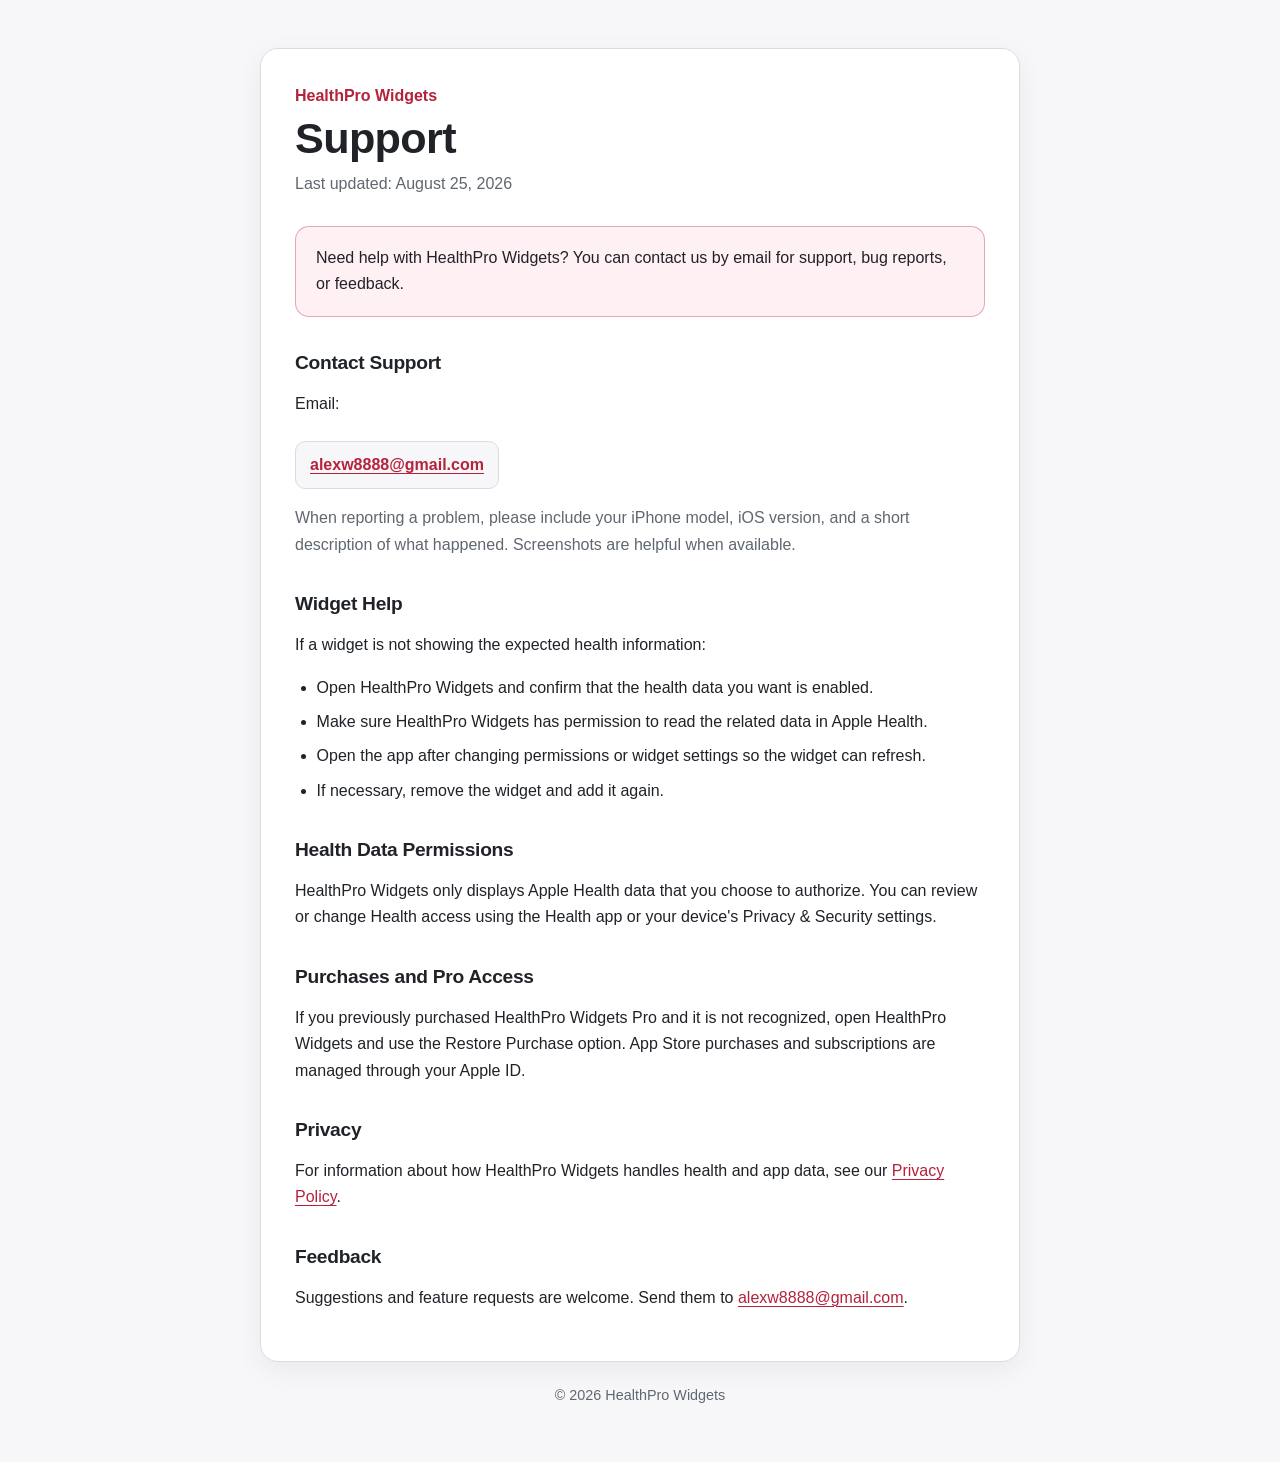
<file: support.html>
<!doctype html>
<html lang="en">
<head>
  <meta charset="utf-8">
  <meta name="viewport" content="width=device-width, initial-scale=1">
  <meta name="color-scheme" content="light dark">
  <title>Support - HealthPro Widgets</title>
  <meta name="description" content="Support for HealthPro Widgets.">
  <style>
    :root {
      color-scheme: light dark;
      --bg: #f7f7f9;
      --card: #ffffff;
      --text: #1f2328;
      --muted: #606770;
      --border: #d9dde3;
      --accent: #b4233c;
      --accent-soft: #fff0f3;
      --max-width: 760px;
    }

    @media (prefers-color-scheme: dark) {
      :root {
        --bg: #111316;
        --card: #191c20;
        --text: #f2f4f7;
        --muted: #b4bbc4;
        --border: #343940;
        --accent: #ff7d91;
        --accent-soft: #321a20;
      }
    }

    * { box-sizing: border-box; }

    body {
      margin: 0;
      background: var(--bg);
      color: var(--text);
      font-family: -apple-system, BlinkMacSystemFont, "Segoe UI", Roboto, Helvetica, Arial, sans-serif;
      line-height: 1.65;
      -webkit-font-smoothing: antialiased;
    }

    main {
      width: min(var(--max-width), calc(100% - 32px));
      margin: 48px auto;
    }

    article {
      background: var(--card);
      border: 1px solid var(--border);
      border-radius: 18px;
      padding: 34px;
      box-shadow: 0 8px 28px rgba(0, 0, 0, 0.06);
    }

    h1, h2 {
      line-height: 1.25;
      letter-spacing: -0.015em;
    }

    h1 {
      margin: 0 0 6px;
      font-size: clamp(2rem, 6vw, 2.7rem);
    }

    h2 {
      margin: 34px 0 10px;
      font-size: 1.2rem;
    }

    p, li { font-size: 1rem; }

    a {
      color: var(--accent);
      text-decoration-thickness: 1px;
      text-underline-offset: 3px;
    }

    .app-name {
      color: var(--accent);
      font-weight: 700;
      margin: 0 0 2px;
    }

    .updated {
      color: var(--muted);
      margin: 0 0 28px;
    }

    .summary {
      background: var(--accent-soft);
      border: 1px solid color-mix(in srgb, var(--accent) 35%, transparent);
      border-radius: 14px;
      padding: 18px 20px;
      margin: 0 0 30px;
    }

    .summary p { margin: 0; }

    .contact {
      display: inline-block;
      margin-top: 8px;
      padding: 10px 14px;
      border: 1px solid var(--border);
      border-radius: 10px;
      background: var(--bg);
      font-weight: 600;
    }

    ul {
      padding-left: 1.35rem;
    }

    li + li { margin-top: 8px; }

    .muted { color: var(--muted); }

    footer {
      color: var(--muted);
      font-size: 0.9rem;
      text-align: center;
      padding: 22px 0 6px;
    }

    @media (max-width: 560px) {
      main {
        width: min(100% - 20px, var(--max-width));
        margin: 18px auto 30px;
      }

      article {
        padding: 24px 20px;
        border-radius: 14px;
      }
    }
  </style>
</head>
<body>
  <main>
    <article>
      <p class="app-name">HealthPro Widgets</p>
      <h1>Support</h1>
      <p class="updated">Last updated: August 25, 2026</p>

      <div class="summary">
        <p>Need help with HealthPro Widgets? You can contact us by email for support, bug reports, or feedback.</p>
      </div>

      <h2>Contact Support</h2>
      <p>Email:</p>
      <p><a class="contact" href="mailto:alexw8888@gmail.com">alexw8888@gmail.com</a></p>
      <p class="muted">When reporting a problem, please include your iPhone model, iOS version, and a short description of what happened. Screenshots are helpful when available.</p>

      <h2>Widget Help</h2>
      <p>If a widget is not showing the expected health information:</p>
      <ul>
        <li>Open HealthPro Widgets and confirm that the health data you want is enabled.</li>
        <li>Make sure HealthPro Widgets has permission to read the related data in Apple Health.</li>
        <li>Open the app after changing permissions or widget settings so the widget can refresh.</li>
        <li>If necessary, remove the widget and add it again.</li>
      </ul>

      <h2>Health Data Permissions</h2>
      <p>HealthPro Widgets only displays Apple Health data that you choose to authorize. You can review or change Health access using the Health app or your device's Privacy &amp; Security settings.</p>

      <h2>Purchases and Pro Access</h2>
      <p>If you previously purchased HealthPro Widgets Pro and it is not recognized, open HealthPro Widgets and use the Restore Purchase option. App Store purchases and subscriptions are managed through your Apple ID.</p>

      <h2>Privacy</h2>
      <p>For information about how HealthPro Widgets handles health and app data, see our <a href="privacy.html">Privacy Policy</a>.</p>

      <h2>Feedback</h2>
      <p>Suggestions and feature requests are welcome. Send them to <a href="mailto:alexw8888@gmail.com">alexw8888@gmail.com</a>.</p>
    </article>

    <footer>&copy; 2026 HealthPro Widgets</footer>
  </main>
</body>
</html>
</file>
<file: assets/css/marketing.css>
:root {
  color-scheme: light;
  --canvas: #f7f8fc;
  --surface: #ffffff;
  --surface-soft: #f0f5fb;
  --ink: #101828;
  --muted: #475467;
  --subtle: #667085;
  --accent: #0066cc;
  --accent-dark: #004f9e;
  --accent-soft: #eaf3ff;
  --border: #e4e7ec;
  --border-strong: #cfd6e0;
  --max-width: 1160px;
  --section-space: clamp(4.5rem, 9vw, 7rem);
}

* {
  box-sizing: border-box;
}

html {
  scroll-behavior: smooth;
}

body {
  margin: 0;
  color: var(--ink);
  background: var(--canvas);
  font-family: -apple-system, BlinkMacSystemFont, "SF Pro Text", "SF Pro Display", "Segoe UI", Roboto, Helvetica, Arial, sans-serif;
  font-size: 17px;
  line-height: 1.6;
  -webkit-font-smoothing: antialiased;
  text-rendering: optimizeLegibility;
  overflow-x: hidden;
}

img {
  display: block;
  max-width: 100%;
  height: auto;
}

a {
  color: var(--accent);
  text-underline-offset: 0.18em;
}

a:hover {
  color: var(--accent-dark);
}

a:focus-visible,
summary:focus-visible {
  outline: 3px solid #80bfff;
  outline-offset: 4px;
  border-radius: 4px;
}

.container {
  width: min(var(--max-width), calc(100% - 40px));
  margin-inline: auto;
}

.skip-link {
  position: fixed;
  z-index: 100;
  top: 10px;
  left: 10px;
  padding: 10px 14px;
  color: #ffffff;
  background: var(--ink);
  border-radius: 8px;
  transform: translateY(-150%);
  transition: transform 160ms ease;
}

.skip-link:focus {
  transform: translateY(0);
}

.site-header {
  border-bottom: 1px solid var(--border);
  background: rgba(247, 248, 252, 0.94);
}

.nav {
  min-height: 76px;
  display: flex;
  align-items: center;
  justify-content: space-between;
  gap: 24px;
}

.brand {
  display: inline-flex;
  align-items: center;
  gap: 10px;
  color: var(--ink);
  font-size: 1rem;
  font-weight: 750;
  letter-spacing: -0.025em;
  text-decoration: none;
  white-space: nowrap;
}

.brand img {
  width: 40px;
  height: 40px;
  border-radius: 11px;
}

.nav-links {
  display: flex;
  align-items: center;
  gap: clamp(16px, 2.5vw, 30px);
  font-size: 0.92rem;
  font-weight: 650;
}

.nav-links a {
  min-height: 44px;
  display: inline-flex;
  align-items: center;
  color: var(--muted);
  text-decoration: none;
}

.nav-links a:hover {
  color: var(--ink);
}

.nav-links .nav-cta {
  padding: 0 14px;
  color: var(--accent);
  border: 1px solid var(--border-strong);
  border-radius: 10px;
  background: var(--surface);
}

.nav-links .nav-cta:hover {
  color: var(--accent-dark);
  border-color: #a9c9eb;
}

.hero {
  display: grid;
  grid-template-columns: minmax(0, 0.86fr) minmax(0, 1.14fr);
  gap: clamp(32px, 5vw, 74px);
  align-items: center;
  padding-top: clamp(4.5rem, 9vw, 7rem);
  padding-bottom: clamp(2rem, 4vw, 3.5rem);
}

.hero-copy {
  max-width: 530px;
}

.eyebrow,
.caption-label {
  margin: 0 0 16px;
  color: var(--accent);
  font-size: 0.82rem;
  font-weight: 800;
  letter-spacing: 0.09em;
  line-height: 1.3;
  text-transform: uppercase;
}

.caption-label {
  margin-bottom: 10px;
  font-size: 0.76rem;
}

h1,
h2,
h3,
p {
  margin-top: 0;
}

h1,
h2,
h3 {
  color: var(--ink);
  letter-spacing: -0.045em;
}

h1 {
  max-width: 620px;
  margin-bottom: 24px;
  font-size: clamp(3.45rem, 6.8vw, 5rem);
  line-height: 1.03;
  font-weight: 800;
}

h1 span {
  display: block;
  color: var(--accent);
}

h2 {
  margin-bottom: 18px;
  font-size: clamp(2.2rem, 4.2vw, 3.5rem);
  line-height: 1.1;
  font-weight: 780;
}

h3 {
  margin-bottom: 8px;
  font-size: 1.25rem;
  line-height: 1.2;
  font-weight: 760;
}

.hero-lede {
  max-width: 500px;
  margin-bottom: 28px;
  color: var(--muted);
  font-size: clamp(1.05rem, 1.7vw, 1.18rem);
  line-height: 1.65;
}

.hero-actions {
  display: flex;
  align-items: center;
  flex-wrap: wrap;
  gap: 16px 22px;
  margin-bottom: 12px;
}

.app-store-link {
  min-height: 60px;
  display: inline-flex;
  align-items: center;
  border-radius: 8px;
}

.app-store-link img {
  width: 180px;
  height: auto;
}

.inline-link {
  min-height: 44px;
  display: inline-flex;
  align-items: center;
  gap: 7px;
  color: var(--accent);
  font-weight: 720;
}

.inline-link span {
  font-size: 1.15em;
}

.price-note,
.availability-note,
.section-note,
.cta-note {
  color: var(--subtle);
  font-size: 0.9rem;
}

.price-note {
  margin-bottom: 0;
  font-weight: 650;
}

.hero-visual {
  min-width: 0;
  display: grid;
  grid-template-columns: minmax(0, 1.12fr) minmax(0, 0.88fr);
  gap: 4px;
  align-items: end;
}

.hero-device {
  margin: 0;
  min-width: 0;
}

.hero-device img {
  width: 100%;
  height: auto;
  object-fit: contain;
}

.hero-device-home {
  width: min(100%, 430px);
  justify-self: center;
}

.lock-column {
  display: flex;
  min-width: 0;
  flex-direction: column;
  align-self: end;
  padding-top: 8rem;
}

.hero-device-lock {
  width: min(100%, 340px);
  margin-inline: auto;
}

.lock-caption {
  max-width: 290px;
  margin: -14px auto 18px;
  padding-inline: 6px;
}

.lock-caption h2 {
  margin-bottom: 10px;
  font-size: clamp(1.45rem, 2.5vw, 2rem);
  line-height: 1.14;
}

.lock-caption p:not(.caption-label) {
  margin-bottom: 14px;
  color: var(--muted);
  font-size: 0.92rem;
  line-height: 1.55;
}

.metric-list {
  display: flex;
  flex-wrap: wrap;
  gap: 8px;
  padding: 0;
  margin: 0;
  list-style: none;
}

.metric-list li {
  padding: 5px 10px;
  color: var(--accent-dark);
  background: var(--accent-soft);
  border-radius: 999px;
  font-size: 0.78rem;
  font-weight: 700;
  line-height: 1.25;
}

.anchor-alias {
  display: block;
  position: relative;
  top: -16px;
  height: 0;
  visibility: hidden;
}

section {
  scroll-margin-top: 20px;
}

.watch-section,
.customize-section,
.data-section,
.privacy-section,
.final-cta {
  padding-block: var(--section-space);
}

.watch-layout {
  display: grid;
  grid-template-columns: minmax(230px, 0.72fr) minmax(0, 1.28fr);
  gap: clamp(32px, 6vw, 88px);
  align-items: center;
}

.section-copy {
  max-width: 440px;
}

.section-copy > p:not(.eyebrow):not(.availability-note),
.section-heading > p:not(.eyebrow):not(.availability-note) {
  color: var(--muted);
  font-size: 1.05rem;
}

.section-copy .availability-note,
.section-heading .availability-note {
  max-width: 500px;
  margin-top: 20px;
  margin-bottom: 0;
}

.watch-previews {
  display: grid;
  grid-template-columns: repeat(2, minmax(0, 1fr));
  gap: 20px;
}

.watch-preview {
  margin: 0;
  overflow: hidden;
  border: 1px solid var(--border);
  border-radius: 24px;
  background: var(--surface-soft);
}

.watch-preview img {
  width: 100%;
  height: auto;
}

.customize-section {
  background: var(--surface);
  border-top: 1px solid var(--border);
  border-bottom: 1px solid var(--border);
}

.section-heading {
  max-width: 730px;
  margin: 0 auto 48px;
  text-align: center;
}

.section-heading h2 {
  margin-bottom: 16px;
}

.section-heading-left {
  margin-inline: 0;
  text-align: left;
}

.steps {
  display: grid;
  grid-template-columns: repeat(3, minmax(0, 1fr));
  gap: 20px;
  padding: 0;
  margin: 0;
  list-style: none;
  counter-reset: steps;
}

.step {
  min-width: 0;
  display: flex;
  flex-direction: column;
}

.step-copy {
  min-height: 126px;
  padding: 0 8px 20px;
}

.step-number,
.point-number {
  display: block;
  margin-bottom: 12px;
  color: var(--accent);
  font-size: 0.8rem;
  font-weight: 800;
  letter-spacing: 0.1em;
}

.step-copy p {
  max-width: 260px;
  margin-bottom: 0;
  color: var(--muted);
  font-size: 0.94rem;
}

.step-visual {
  height: 540px;
  display: grid;
  place-items: center;
  overflow: hidden;
  margin: 0;
  border: 1px solid var(--border);
  border-radius: 24px;
  background: var(--canvas);
}

.step-visual img {
  width: auto;
  height: 100%;
  max-width: 100%;
  object-fit: contain;
}

.section-note {
  margin: 28px 0 0;
  text-align: center;
}

.section-note a {
  font-weight: 650;
}

.data-section {
  background: var(--canvas);
}

.data-layout {
  max-width: 980px;
}

.data-layout .section-heading {
  max-width: 720px;
  margin-bottom: 34px;
}

.data-disclosure {
  width: 100%;
}

.data-disclosure > summary {
  min-height: 64px;
  display: flex;
  align-items: center;
  justify-content: space-between;
  gap: 20px;
  padding: 14px 20px;
  color: var(--ink);
  border: 1px solid var(--border-strong);
  border-radius: 14px;
  background: var(--surface);
  cursor: pointer;
  font-weight: 760;
  list-style: none;
}

.data-disclosure > summary::-webkit-details-marker {
  display: none;
}

.chevron {
  width: 11px;
  height: 11px;
  flex: 0 0 auto;
  border-right: 2px solid currentColor;
  border-bottom: 2px solid currentColor;
  transform: rotate(45deg) translateY(-3px);
  transition: transform 160ms ease;
}

.data-disclosure[open] > summary {
  border-bottom-right-radius: 0;
  border-bottom-left-radius: 0;
}

.data-disclosure[open] .chevron {
  transform: rotate(225deg) translate(-2px, -2px);
}

.table-shell {
  overflow: hidden;
  border: 1px solid var(--border-strong);
  border-top: 0;
  border-radius: 0 0 14px 14px;
  background: var(--surface);
}

.table-note {
  padding: 18px 20px;
  margin: 0;
  color: var(--subtle);
  border-bottom: 1px solid var(--border);
  font-size: 0.88rem;
}

.table-wrap {
  overflow-x: auto;
  overscroll-behavior-inline: contain;
}

table {
  width: 100%;
  min-width: 760px;
  border-collapse: collapse;
  text-align: left;
  font-size: 0.9rem;
}

caption {
  padding: 18px 20px 10px;
  color: var(--ink);
  font-size: 0.98rem;
  font-weight: 780;
  text-align: left;
}

thead {
  background: var(--surface-soft);
}

th,
td {
  padding: 12px 16px;
  border-bottom: 1px solid var(--border);
  vertical-align: top;
}

thead th {
  color: var(--muted);
  font-size: 0.78rem;
  letter-spacing: 0.04em;
  text-transform: uppercase;
}

tbody td:first-child {
  width: 19%;
  color: var(--muted);
  font-weight: 680;
}

tbody th {
  width: 28%;
  color: var(--ink);
  font-weight: 700;
}

tbody td:last-child {
  width: 35%;
  color: var(--muted);
}

tbody tr:last-child th,
tbody tr:last-child td {
  border-bottom: 0;
}

.access {
  display: inline-block;
  padding: 3px 8px;
  border-radius: 999px;
  font-size: 0.76rem;
  font-weight: 800;
  line-height: 1.2;
}

.access-free {
  color: #176b4b;
  background: #e6f5ee;
}

.access-pro {
  color: #07559f;
  background: var(--accent-soft);
}

.privacy-section {
  background: var(--surface);
  border-top: 1px solid var(--border);
}

.privacy-layout {
  display: grid;
  grid-template-columns: minmax(230px, 0.8fr) minmax(0, 1.2fr);
  gap: clamp(32px, 7vw, 96px);
  align-items: start;
}

.privacy-layout .section-heading {
  margin-bottom: 0;
}

.privacy-layout .section-heading > p:not(.eyebrow) {
  margin-bottom: 22px;
}

.privacy-points {
  display: grid;
  gap: 0;
  border-top: 1px solid var(--border);
}

.privacy-point {
  display: grid;
  grid-template-columns: 52px 1fr;
  gap: 18px;
  padding: 22px 0;
  border-bottom: 1px solid var(--border);
}

.point-number {
  margin: 2px 0 0;
}

.privacy-point p {
  margin-bottom: 0;
  color: var(--muted);
  font-size: 0.98rem;
}

.privacy-point strong {
  color: var(--ink);
}

.final-cta {
  padding-top: clamp(3rem, 6vw, 5rem);
}

.cta-panel {
  padding: clamp(3.25rem, 7vw, 5.5rem) 24px;
  color: #ffffff;
  border-radius: 24px;
  background:
    radial-gradient(circle at 90% 10%, rgba(128, 191, 255, 0.35), transparent 26rem),
    #101828;
  text-align: center;
}

.cta-panel .caption-label {
  color: #9ecbff;
}

.cta-panel h2 {
  color: #ffffff;
}

.cta-panel > p:not(.caption-label):not(.cta-note) {
  max-width: 580px;
  margin: 0 auto 26px;
  color: #c5d0df;
}

.cta-download {
  max-width: 610px;
  display: grid;
  grid-template-columns: minmax(0, 200px) minmax(0, 320px);
  align-items: center;
  justify-content: center;
  gap: clamp(24px, 5vw, 48px);
  margin-inline: auto;
  text-align: left;
}

.cta-qr {
  display: flex;
  flex-direction: column;
  align-items: center;
  gap: 12px;
}

.qr-code-link {
  display: block;
  padding: 10px;
  border-radius: 18px;
  background: #ffffff;
  box-shadow: 0 10px 26px rgba(0, 0, 0, 0.18);
}

.qr-code-link:hover {
  background: #ffffff;
}

.qr-code-link:focus-visible {
  outline: 3px solid #9ecbff;
  outline-offset: 5px;
}

.qr-code-link img {
  width: 180px;
  height: 180px;
}

.cta-qr p,
.cta-download-label {
  color: #c5d0df;
  font-size: 0.88rem;
  line-height: 1.45;
}

.cta-qr p {
  max-width: 180px;
  margin: 0;
  text-align: center;
}

.cta-download-label {
  margin: 0 0 18px;
}

.cta-panel .app-store-link {
  justify-content: center;
}

.cta-download-copy .app-store-link {
  justify-content: flex-start;
}

.cta-note {
  margin: 14px 0 0;
  color: #aab8c9;
}

.site-footer {
  padding: 36px 0 48px;
  color: var(--subtle);
  font-size: 0.88rem;
}

.footer-inner {
  padding-top: 22px;
  border-top: 1px solid var(--border);
}

.footer-top {
  display: flex;
  align-items: center;
  justify-content: space-between;
  gap: 24px;
}

.footer-top p {
  margin: 0;
}

.footer-top nav {
  display: flex;
  flex-wrap: wrap;
  gap: 18px;
}

.footer-top a {
  color: var(--muted);
  font-weight: 650;
}

.disclaimer {
  max-width: 900px;
  margin: 20px 0 0;
  font-size: 0.78rem;
  line-height: 1.55;
}

@media (max-width: 980px) {
  .hero {
    grid-template-columns: 1fr;
    gap: 28px;
  }

  .hero-copy {
    max-width: 700px;
  }

  .hero-visual {
    width: min(100%, 730px);
    margin-inline: auto;
  }

  .watch-layout,
  .privacy-layout {
    grid-template-columns: 1fr;
  }

  .section-copy,
  .privacy-layout .section-heading {
    max-width: 700px;
  }

  .privacy-layout .section-heading {
    margin-bottom: 28px;
  }
}

@media (max-width: 760px) {
  body {
    font-size: 16px;
  }

  .nav {
    min-height: 68px;
  }

  .nav-links {
    gap: 8px;
  }

  .nav-anchor {
    display: none !important;
  }

  .hero {
    padding-top: 4rem;
  }

  h1 {
    font-size: clamp(2.8rem, 12vw, 4.25rem);
  }

  .hero-visual {
    grid-template-columns: minmax(0, 1.08fr) minmax(0, 0.92fr);
  }

  .lock-column {
    padding-top: 5rem;
  }

  .watch-section,
  .customize-section,
  .data-section,
  .privacy-section {
    padding-block: 4.5rem;
  }

  .section-heading {
    margin-bottom: 36px;
    text-align: left;
  }

  .steps {
    grid-template-columns: 1fr;
    gap: 42px;
  }

  .step-copy {
    min-height: 0;
    padding-bottom: 16px;
  }

  .step-visual {
    height: auto;
    min-height: 0;
    padding: 0;
  }

  .step-visual img {
    width: 100%;
    height: auto;
    max-width: 330px;
  }

  .privacy-layout {
    gap: 34px;
  }

  .cta-download {
    grid-template-columns: 1fr;
    gap: 24px;
    text-align: center;
  }

  .cta-download-copy {
    max-width: 360px;
    margin-inline: auto;
  }

  .cta-download-copy .app-store-link {
    justify-content: center;
  }
}

@media (max-width: 520px) {
  .container {
    width: min(var(--max-width), calc(100% - 40px));
  }

  .brand {
    gap: 8px;
    font-size: 0.92rem;
  }

  .brand img {
    width: 36px;
    height: 36px;
    border-radius: 10px;
  }

  .nav-links .nav-cta {
    padding-inline: 10px;
    font-size: 0.82rem;
  }

  .hero-actions {
    align-items: flex-start;
    flex-direction: column;
    gap: 10px;
  }

  .hero-visual {
    display: block;
  }

  .hero-device-home {
    width: min(100%, 420px);
  }

  .lock-column {
    width: min(100%, 390px);
    margin-inline: auto;
    padding-top: 0;
  }

  .hero-device-lock {
    width: min(100%, 360px);
  }

  .lock-caption {
    margin-top: -8px;
    padding-inline: 0;
  }

  .watch-previews {
    grid-template-columns: 1fr;
    gap: 18px;
  }

  .watch-preview {
    border-radius: 20px;
  }

  .data-disclosure > summary {
    padding-inline: 16px;
  }

  .table-note {
    padding-inline: 16px;
  }

  .privacy-point {
    grid-template-columns: 42px 1fr;
    gap: 12px;
  }

  .footer-top {
    align-items: flex-start;
    flex-direction: column;
    gap: 14px;
  }
}

@media (max-width: 360px) {
  .brand span {
    display: none;
  }

  .nav {
    gap: 12px;
  }
}

@media (prefers-reduced-motion: reduce) {
  html {
    scroll-behavior: auto;
  }

  *,
  *::before,
  *::after {
    transition-duration: 0.01ms !important;
    animation-duration: 0.01ms !important;
    animation-iteration-count: 1 !important;
  }
}

@media (forced-colors: active) {
  .app-store-link:focus-visible,
  a:focus-visible,
  summary:focus-visible {
    outline: 2px solid Highlight;
  }

  .access {
    border: 1px solid currentColor;
  }
}
</file>
